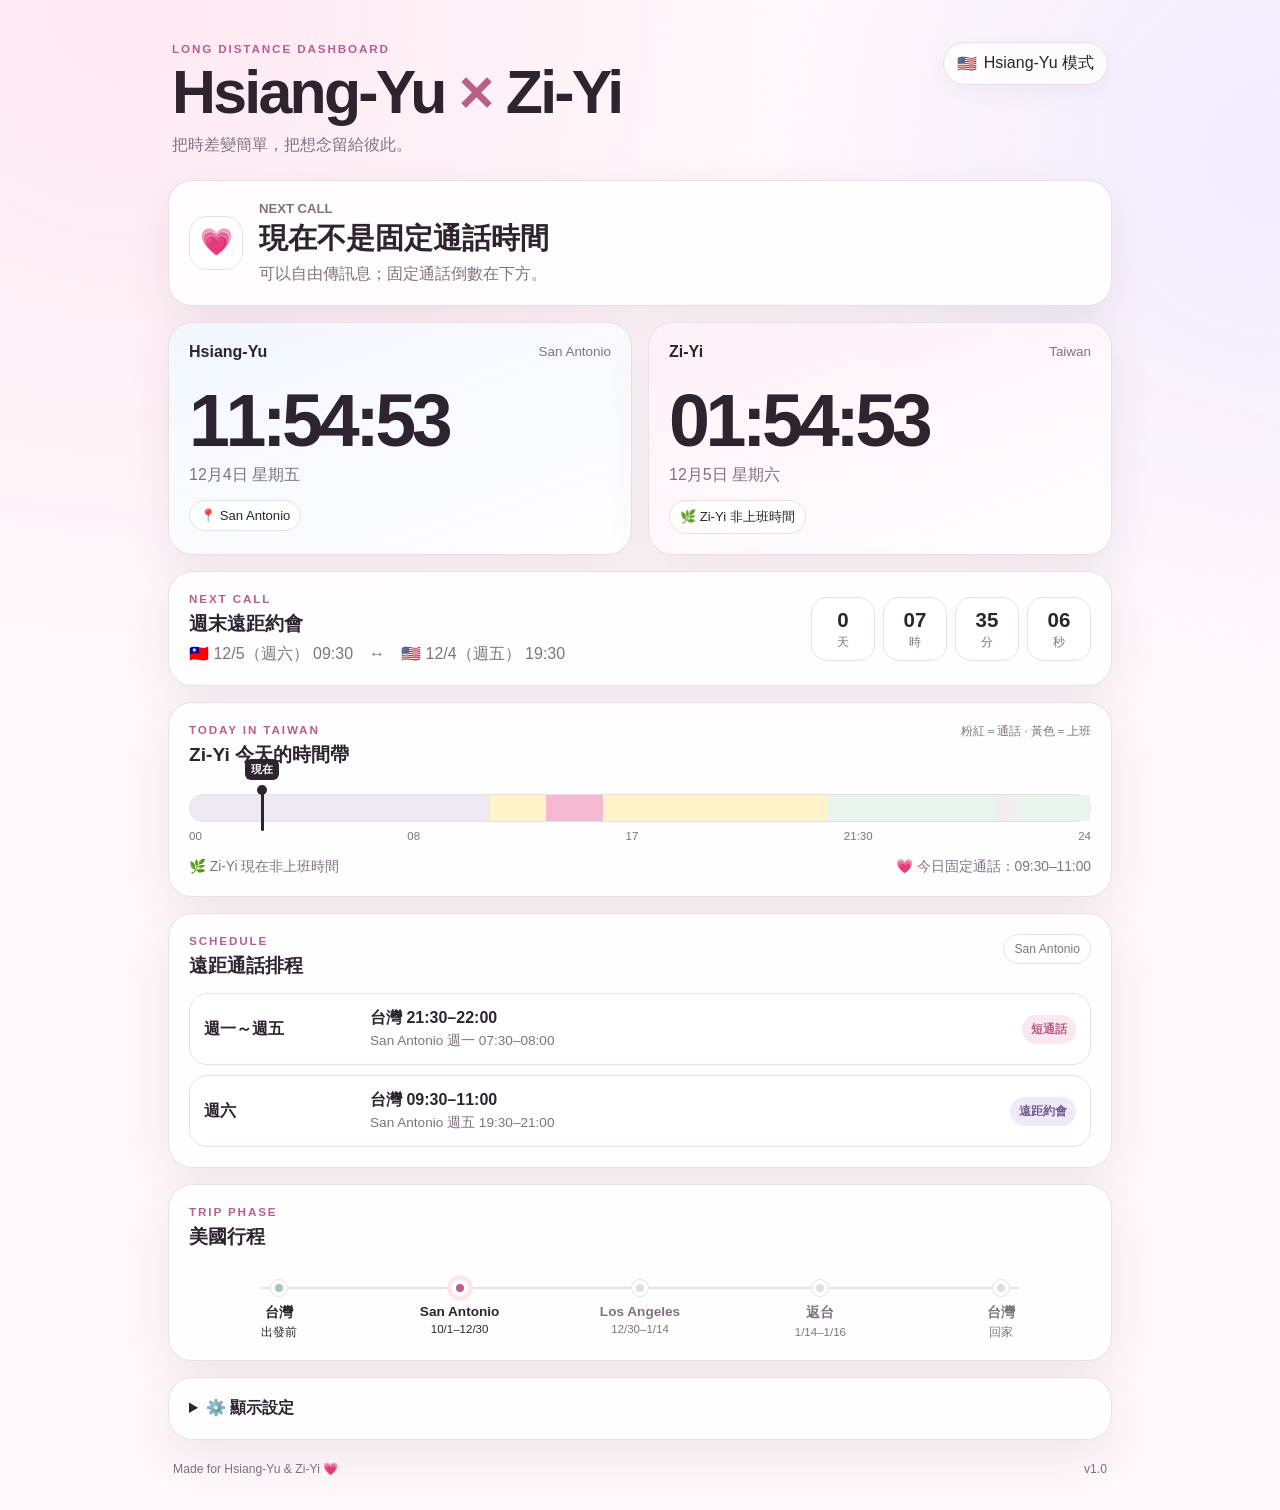
<file: index.html>
<!DOCTYPE html>
<html lang="zh-Hant">
<head>
  <meta charset="UTF-8" />
  <meta name="viewport" content="width=device-width, initial-scale=1, viewport-fit=cover" />
  <meta name="theme-color" content="#f7dbe8" />
  <meta name="apple-mobile-web-app-capable" content="yes" />
  <meta name="apple-mobile-web-app-status-bar-style" content="default" />
  <meta name="apple-mobile-web-app-title" content="HY × ZY" />
  <link rel="manifest" href="./manifest.webmanifest" />
  <link rel="apple-touch-icon" sizes="180x180" href="./apple-touch-icon.png" />
  <link rel="stylesheet" href="./styles.css" />
  <title>Hsiang-Yu × Zi-Yi｜Long Distance</title>
</head>
<body>
  <div class="app-shell">
    <header class="hero">
      <div class="hero-top">
        <div>
          <p class="eyebrow">LONG DISTANCE DASHBOARD</p>
          <h1>Hsiang‑Yu <span>×</span> Zi‑Yi</h1>
        </div>
        <button id="viewerToggle" class="ghost-button" type="button" aria-label="切換觀看者">
          <span id="viewerIcon">🇺🇸</span>
          <span id="viewerText">Hsiang‑Yu 模式</span>
        </button>
      </div>
      <p class="subtitle" id="heroSubtitle">把時差變簡單，把想念留給彼此。</p>
    </header>

    <main>
      <section class="status-banner" id="statusBanner">
        <div class="status-icon" id="statusIcon">💗</div>
        <div>
          <p class="status-label" id="statusLabel">下一次通話</p>
          <h2 id="statusTitle">正在計算…</h2>
          <p id="statusDetail">—</p>
        </div>
      </section>

      <section class="clock-grid">
        <article class="clock-card me-card">
          <div class="card-head">
            <span class="person-chip" id="meChip">Hsiang‑Yu</span>
            <span class="place" id="mePlace">—</span>
          </div>
          <div class="clock" id="meClock">--:--:--</div>
          <div class="date" id="meDate">—</div>
          <div class="mini-status" id="meMiniStatus">📍 目前所在地</div>
        </article>

        <article class="clock-card partner-card">
          <div class="card-head">
            <span class="person-chip" id="partnerChip">Zi‑Yi</span>
            <span class="place" id="partnerPlace">Taiwan</span>
          </div>
          <div class="clock" id="partnerClock">--:--:--</div>
          <div class="date" id="partnerDate">—</div>
          <div class="mini-status" id="partnerMiniStatus">🌿 非上班時間</div>
        </article>
      </section>

      <section class="countdown-card">
        <div>
          <p class="section-kicker">NEXT CALL</p>
          <h3 id="nextCallLabel">下一次固定通話</h3>
          <p class="next-call-time" id="nextCallTime">—</p>
        </div>
        <div class="countdown" aria-live="polite">
          <div><strong id="cdDays">0</strong><span>天</span></div>
          <div><strong id="cdHours">00</strong><span>時</span></div>
          <div><strong id="cdMinutes">00</strong><span>分</span></div>
          <div><strong id="cdSeconds">00</strong><span>秒</span></div>
        </div>
      </section>

      <section class="timeline-card">
        <div class="section-title-row">
          <div>
            <p class="section-kicker">TODAY IN TAIWAN</p>
            <h3>Zi‑Yi 今天的時間帶</h3>
          </div>
          <span class="legend">粉紅＝通話 · 黃色＝上班</span>
        </div>

        <div class="timeline-wrap">
          <div class="timeline" id="timeline">
            <div class="segment sleep" style="left:0%;width:33.333%"></div>
            <div class="segment work" style="left:33.333%;width:37.5%"></div>
            <div class="segment free" style="left:70.833%;width:18.75%"></div>
            <div class="segment call" id="weekdayCallSegment" style="left:89.583%;width:2.083%"></div>
            <div class="segment free" style="left:91.666%;width:8.334%"></div>
            <div class="now-marker" id="nowMarker"><span>現在</span></div>
          </div>
          <div class="timeline-labels">
            <span>00</span><span>08</span><span>17</span><span>21:30</span><span>24</span>
          </div>
        </div>

        <div class="today-summary">
          <span id="taiwanWorkSummary">💼 平日上班 08:00–17:00</span>
          <span id="todayCallSummary">💗 今日固定通話：—</span>
        </div>
      </section>

      <section class="schedule-card">
        <div class="section-title-row">
          <div>
            <p class="section-kicker">SCHEDULE</p>
            <h3>遠距通話排程</h3>
          </div>
          <span class="phase-pill" id="phasePill">—</span>
        </div>

        <div class="schedule-list" id="scheduleList">
          <div class="schedule-row">
            <div class="schedule-day">週一～週五</div>
            <div class="schedule-times">
              <strong id="weekdayTw">台灣 —</strong>
              <span id="weekdayUs">美國 —</span>
            </div>
            <div class="schedule-tag pink">短通話</div>
          </div>

          <div class="schedule-row">
            <div class="schedule-day">週六</div>
            <div class="schedule-times">
              <strong id="weekendTw">台灣 09:30–11:00</strong>
              <span id="weekendUs">美國 —</span>
            </div>
            <div class="schedule-tag purple">遠距約會</div>
          </div>
        </div>
      </section>

      <section class="trip-card">
        <div class="section-title-row">
          <div>
            <p class="section-kicker">TRIP PHASE</p>
            <h3>美國行程</h3>
          </div>
        </div>
        <div class="trip-progress">
          <div class="trip-line"></div>
          <div class="trip-step" data-phase="taiwan-before">
            <span class="dot"></span><b>台灣</b><small>出發前</small>
          </div>
          <div class="trip-step" data-phase="san-antonio">
            <span class="dot"></span><b>San Antonio</b><small>10/1–12/30</small>
          </div>
          <div class="trip-step" data-phase="los-angeles">
            <span class="dot"></span><b>Los Angeles</b><small>12/30–1/14</small>
          </div>
          <div class="trip-step" data-phase="returning">
            <span class="dot"></span><b>返台</b><small>1/14–1/16</small>
          </div>
          <div class="trip-step" data-phase="taiwan-after">
            <span class="dot"></span><b>台灣</b><small>回家</small>
          </div>
        </div>
      </section>

      <section class="settings-card">
        <details>
          <summary>⚙️ 顯示設定</summary>
          <div class="settings-grid">
            <label>
              我的身份
              <select id="viewerSelect">
                <option value="hsiang-yu">Hsiang‑Yu</option>
                <option value="zi-yi">Zi‑Yi</option>
              </select>
            </label>
            <label class="switch-row">
              <input type="checkbox" id="showSeconds" checked />
              <span>顯示秒數</span>
            </label>
          </div>
          <p class="settings-note">設定只會存在這台裝置的瀏覽器裡。</p>
        </details>
      </section>
    </main>

    <footer>
      <span>Made for Hsiang‑Yu & Zi‑Yi 💗</span>
      <span id="footerVersion">v1.0</span>
    </footer>
  </div>

  <script src="./app.js"></script>
</body>
</html>
</file>
<file: styles.css>
:root{
  --bg:#fff8fb;
  --surface:rgba(255,255,255,.84);
  --text:#2d2430;
  --muted:#7f7280;
  --line:#eadde5;
  --pink:#e69bbb;
  --pink-soft:#fbe7f0;
  --pink-deep:#b95f8a;
  --yellow:#f3d67b;
  --yellow-soft:#fff4c9;
  --green:#9fc8aa;
  --purple:#baa5d8;
  --shadow:0 16px 45px rgba(83,50,72,.09);
  --radius:24px;
}

*{box-sizing:border-box}
html{background:var(--bg)}
body{
  margin:0;
  min-height:100vh;
  font-family:-apple-system,BlinkMacSystemFont,"SF Pro Display","Segoe UI","Noto Sans TC",sans-serif;
  color:var(--text);
  background:
    radial-gradient(circle at 10% 0%, #ffe8f2 0, transparent 34%),
    radial-gradient(circle at 100% 10%, #f1ecff 0, transparent 28%),
    var(--bg);
}

button,select,input{font:inherit}
.app-shell{width:min(980px,100%);margin:0 auto;padding:24px 18px 34px}
.hero{padding:18px 4px 24px}
.hero-top{display:flex;align-items:flex-start;justify-content:space-between;gap:18px}
.eyebrow,.section-kicker{
  margin:0 0 6px;
  font-size:.73rem;
  letter-spacing:.16em;
  font-weight:800;
  color:var(--pink-deep);
}
h1{margin:0;font-size:clamp(2rem,7vw,3.8rem);line-height:1.05;letter-spacing:-.045em}
h1 span{color:var(--pink-deep)}
.subtitle{margin:10px 0 0;color:var(--muted)}
.ghost-button{
  border:1px solid var(--line);
  background:rgba(255,255,255,.72);
  border-radius:999px;
  padding:10px 13px;
  color:var(--text);
  display:flex;
  align-items:center;
  gap:7px;
  cursor:pointer;
  box-shadow:0 8px 24px rgba(83,50,72,.05);
  white-space:nowrap;
}
main{display:grid;gap:16px}

.status-banner,.clock-card,.countdown-card,.timeline-card,.schedule-card,.trip-card,.settings-card{
  background:var(--surface);
  border:1px solid rgba(234,221,229,.9);
  box-shadow:var(--shadow);
  backdrop-filter:blur(16px);
  -webkit-backdrop-filter:blur(16px);
}

.status-banner{
  border-radius:var(--radius);
  padding:20px;
  display:flex;
  align-items:center;
  gap:16px;
  transition:.35s ease;
}
.status-banner.call-now{
  background:linear-gradient(135deg,#ffe1ee,#fff6fa);
  border-color:#e69bbb;
  box-shadow:0 18px 50px rgba(185,95,138,.18);
}
.status-banner.work-now{
  background:linear-gradient(135deg,#fff4ca,#fffaf0);
  border-color:#ecd06f;
}
.status-icon{
  width:54px;height:54px;border-radius:18px;
  display:grid;place-items:center;
  font-size:1.65rem;background:#fff;
  border:1px solid var(--line);
  flex:0 0 auto;
}
.status-label{margin:0 0 3px;color:var(--muted);font-size:.82rem;font-weight:700}
.status-banner h2{margin:0;font-size:clamp(1.25rem,4vw,1.8rem)}
.status-banner p:last-child{margin:5px 0 0;color:var(--muted)}

.clock-grid{display:grid;grid-template-columns:1fr 1fr;gap:16px}
.clock-card{border-radius:var(--radius);padding:20px;min-height:190px}
.me-card{background:linear-gradient(160deg,rgba(241,247,255,.92),rgba(255,255,255,.84))}
.partner-card{background:linear-gradient(160deg,rgba(255,240,247,.94),rgba(255,255,255,.84))}
.card-head{display:flex;justify-content:space-between;align-items:center;gap:10px}
.person-chip{font-weight:800}
.place{font-size:.84rem;color:var(--muted)}
.clock{
  margin-top:23px;
  font-size:clamp(2.55rem,8vw,4.6rem);
  font-weight:800;
  letter-spacing:-.06em;
  line-height:1;
  font-variant-numeric:tabular-nums;
}
.date{margin-top:8px;color:var(--muted)}
.mini-status{
  display:inline-flex;
  margin-top:14px;
  padding:7px 10px;
  background:rgba(255,255,255,.82);
  border:1px solid var(--line);
  border-radius:999px;
  font-size:.82rem;
}

.countdown-card{
  border-radius:var(--radius);
  padding:20px;
  display:flex;
  align-items:center;
  justify-content:space-between;
  gap:20px;
}
.countdown-card h3,.timeline-card h3,.schedule-card h3,.trip-card h3{margin:0;font-size:1.2rem}
.next-call-time{margin:7px 0 0;color:var(--muted)}
.countdown{display:grid;grid-template-columns:repeat(4,1fr);gap:8px}
.countdown div{
  min-width:64px;
  text-align:center;
  border-radius:16px;
  background:#fff;
  border:1px solid var(--line);
  padding:10px 7px;
}
.countdown strong{display:block;font-size:1.28rem;font-variant-numeric:tabular-nums}
.countdown span{font-size:.72rem;color:var(--muted)}

.timeline-card,.schedule-card,.trip-card,.settings-card{border-radius:var(--radius);padding:20px}
.section-title-row{display:flex;justify-content:space-between;align-items:flex-start;gap:12px}
.legend,.phase-pill{font-size:.76rem;color:var(--muted)}
.phase-pill{
  padding:7px 10px;border-radius:999px;background:#fff;border:1px solid var(--line);white-space:nowrap;
}
.timeline-wrap{margin-top:26px}
.timeline{
  position:relative;height:28px;border-radius:999px;background:#f1edf0;overflow:visible;border:1px solid var(--line)
}
.segment{position:absolute;top:0;height:100%}
.segment:first-child{border-radius:999px 0 0 999px}
.segment:last-of-type{border-radius:0 999px 999px 0}
.segment.sleep{background:#ece9f3}
.segment.work{background:var(--yellow-soft)}
.segment.free{background:#e9f5ec}
.segment.call{background:#f4b9d1}
.now-marker{
  position:absolute;top:-8px;width:3px;height:44px;background:var(--text);border-radius:10px;transform:translateX(-1px);transition:left .5s linear;
}
.now-marker:before{
  content:"";position:absolute;top:-2px;left:50%;width:10px;height:10px;background:var(--text);border-radius:50%;transform:translateX(-50%)
}
.now-marker span{
  position:absolute;top:-28px;left:50%;transform:translateX(-50%);
  font-size:.7rem;font-weight:800;background:var(--text);color:white;padding:3px 6px;border-radius:6px;white-space:nowrap
}
.timeline-labels{display:flex;justify-content:space-between;margin-top:8px;color:var(--muted);font-size:.72rem}
.today-summary{display:flex;justify-content:space-between;gap:10px;flex-wrap:wrap;margin-top:16px;color:var(--muted);font-size:.86rem}

.schedule-list{margin-top:14px;display:grid;gap:10px}
.schedule-row{
  display:grid;grid-template-columns:150px 1fr auto;align-items:center;gap:16px;
  padding:14px;border-radius:18px;background:#fff;border:1px solid var(--line);
}
.schedule-day{font-weight:750}
.schedule-times{display:grid;gap:3px}
.schedule-times span{color:var(--muted);font-size:.85rem}
.schedule-tag{font-size:.76rem;font-weight:800;padding:6px 9px;border-radius:999px}
.schedule-tag.pink{background:var(--pink-soft);color:var(--pink-deep)}
.schedule-tag.purple{background:#f0e9fa;color:#715c91}

.trip-progress{position:relative;display:grid;grid-template-columns:repeat(5,1fr);margin-top:30px}
.trip-line{position:absolute;top:7px;left:8%;right:8%;height:2px;background:var(--line);z-index:0}
.trip-step{position:relative;z-index:1;text-align:center;color:var(--muted)}
.trip-step .dot{display:block;width:16px;height:16px;border-radius:50%;margin:0 auto 8px;background:#e3dce1;border:4px solid #fff;box-shadow:0 0 0 1px var(--line)}
.trip-step b{display:block;font-size:.85rem;color:inherit}
.trip-step small{font-size:.72rem}
.trip-step.active,.trip-step.done{color:var(--text)}
.trip-step.active .dot{background:var(--pink-deep);box-shadow:0 0 0 5px var(--pink-soft)}
.trip-step.done .dot{background:var(--green)}

.settings-card details summary{cursor:pointer;font-weight:800}
.settings-grid{display:flex;gap:22px;align-items:center;margin-top:16px;flex-wrap:wrap}
.settings-grid label{display:flex;gap:10px;align-items:center;color:var(--muted)}
.settings-grid select{border:1px solid var(--line);border-radius:10px;background:#fff;padding:7px 10px;color:var(--text)}
.switch-row input{width:18px;height:18px}
.settings-note{color:var(--muted);font-size:.8rem;margin:12px 0 0}

footer{display:flex;justify-content:space-between;gap:12px;color:var(--muted);font-size:.76rem;padding:22px 5px 0}

@media(max-width:700px){
  .app-shell{padding:16px 12px 28px}
  .hero-top{display:block}
  .ghost-button{margin-top:16px}
  .clock-grid{grid-template-columns:1fr}
  .countdown-card{display:block}
  .countdown{margin-top:16px}
  .countdown div{min-width:0}
  .schedule-row{grid-template-columns:1fr auto}
  .schedule-day{grid-column:1}
  .schedule-times{grid-column:1}
  .schedule-tag{grid-column:2;grid-row:1 / span 2;align-self:center}
  .trip-progress{grid-template-columns:1fr;gap:12px;margin-top:18px}
  .trip-line{display:none}
  .trip-step{text-align:left;display:grid;grid-template-columns:22px 1fr;column-gap:8px}
  .trip-step .dot{grid-row:1 / span 2;margin:2px 0 0}
  .trip-step b,.trip-step small{grid-column:2}
  .legend{display:none}
}

@media(prefers-color-scheme:dark){
  :root{
    --bg:#171317;--surface:rgba(34,29,34,.88);--text:#f7eef3;--muted:#b9aeb7;--line:#493d46;
    --pink-soft:#4a2939;--yellow-soft:#514623
  }
  body{
    background:
      radial-gradient(circle at 10% 0%, #3d2632 0, transparent 34%),
      radial-gradient(circle at 100% 10%, #2a2440 0, transparent 28%),
      var(--bg);
  }
  .status-icon,.countdown div,.schedule-row,.phase-pill,.settings-grid select{background:#251f24;color:var(--text)}
  .me-card{background:linear-gradient(160deg,rgba(29,35,45,.95),rgba(34,29,34,.88))}
  .partner-card{background:linear-gradient(160deg,rgba(48,30,39,.96),rgba(34,29,34,.88))}
  .mini-status{background:rgba(37,31,36,.9)}
  .timeline{background:#2f2930}
  .segment.sleep{background:#3b3542}
  .segment.free{background:#26382d}
}
</file>
